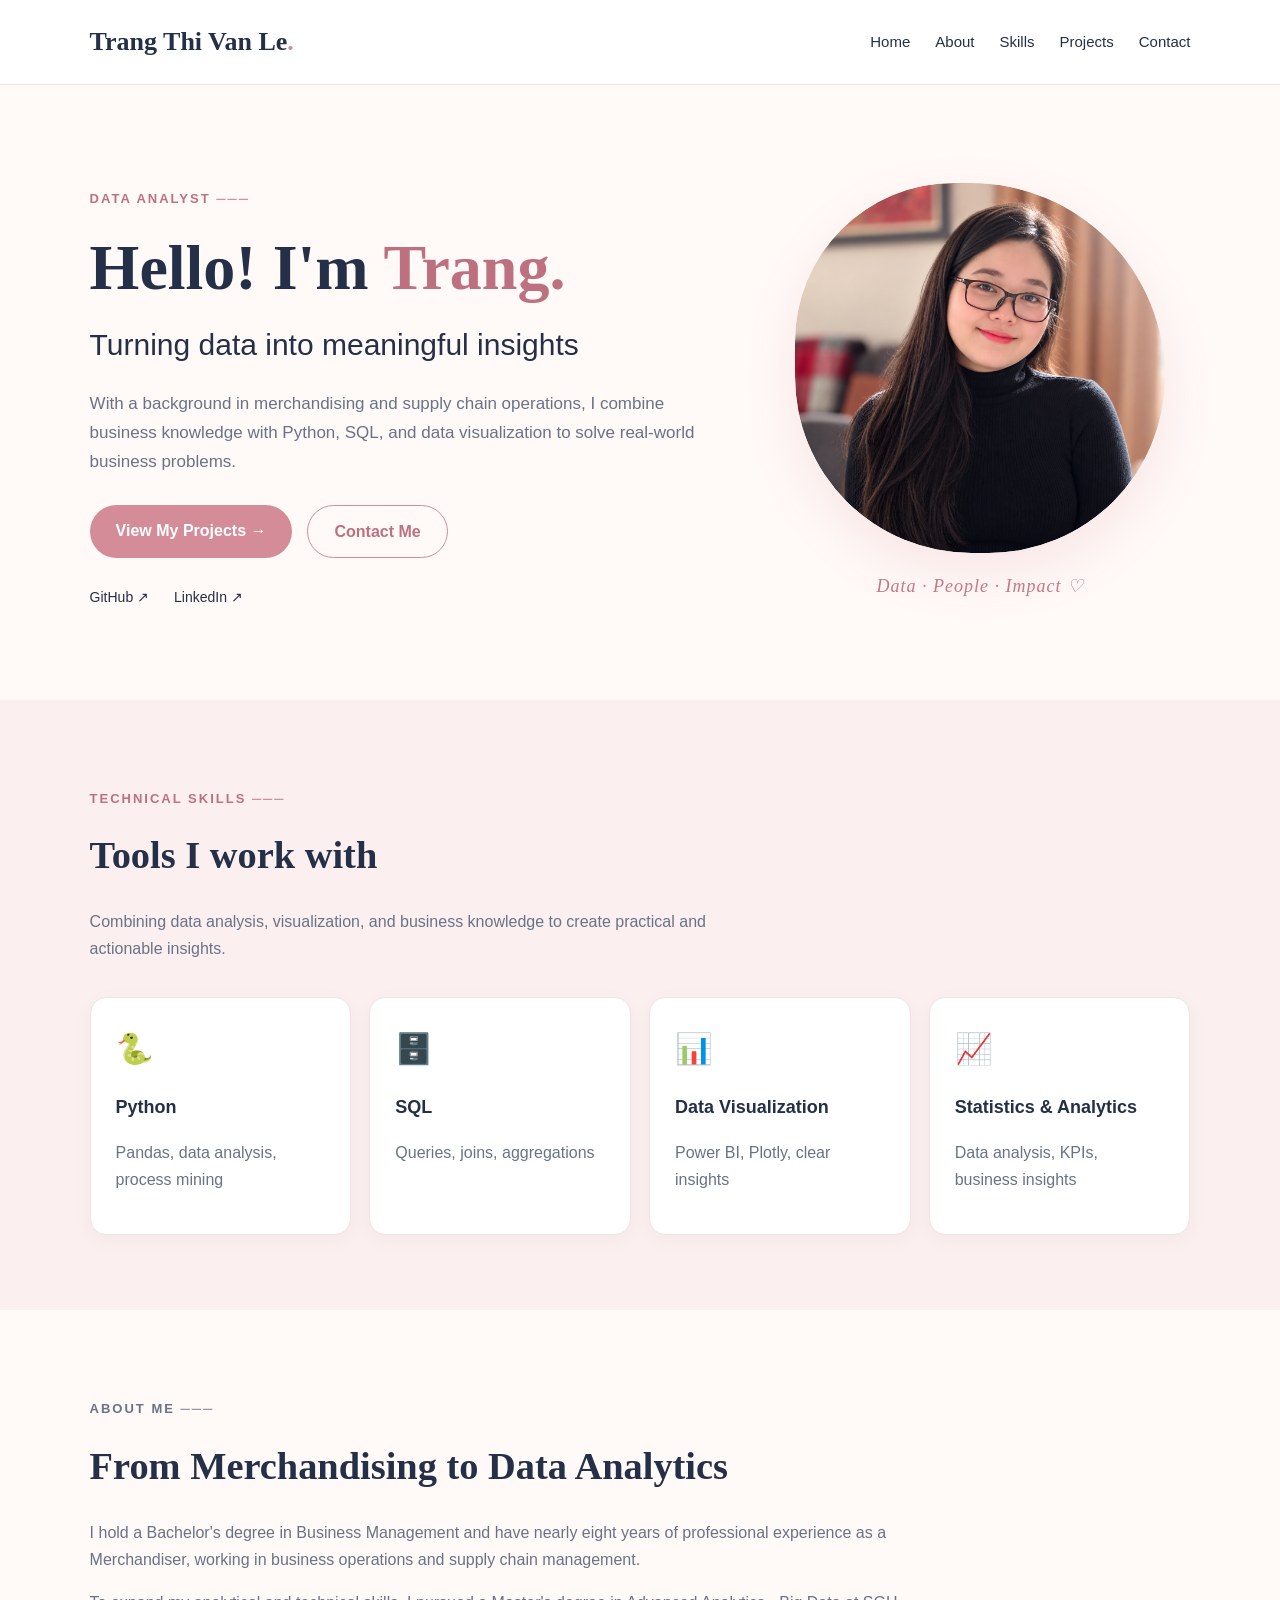
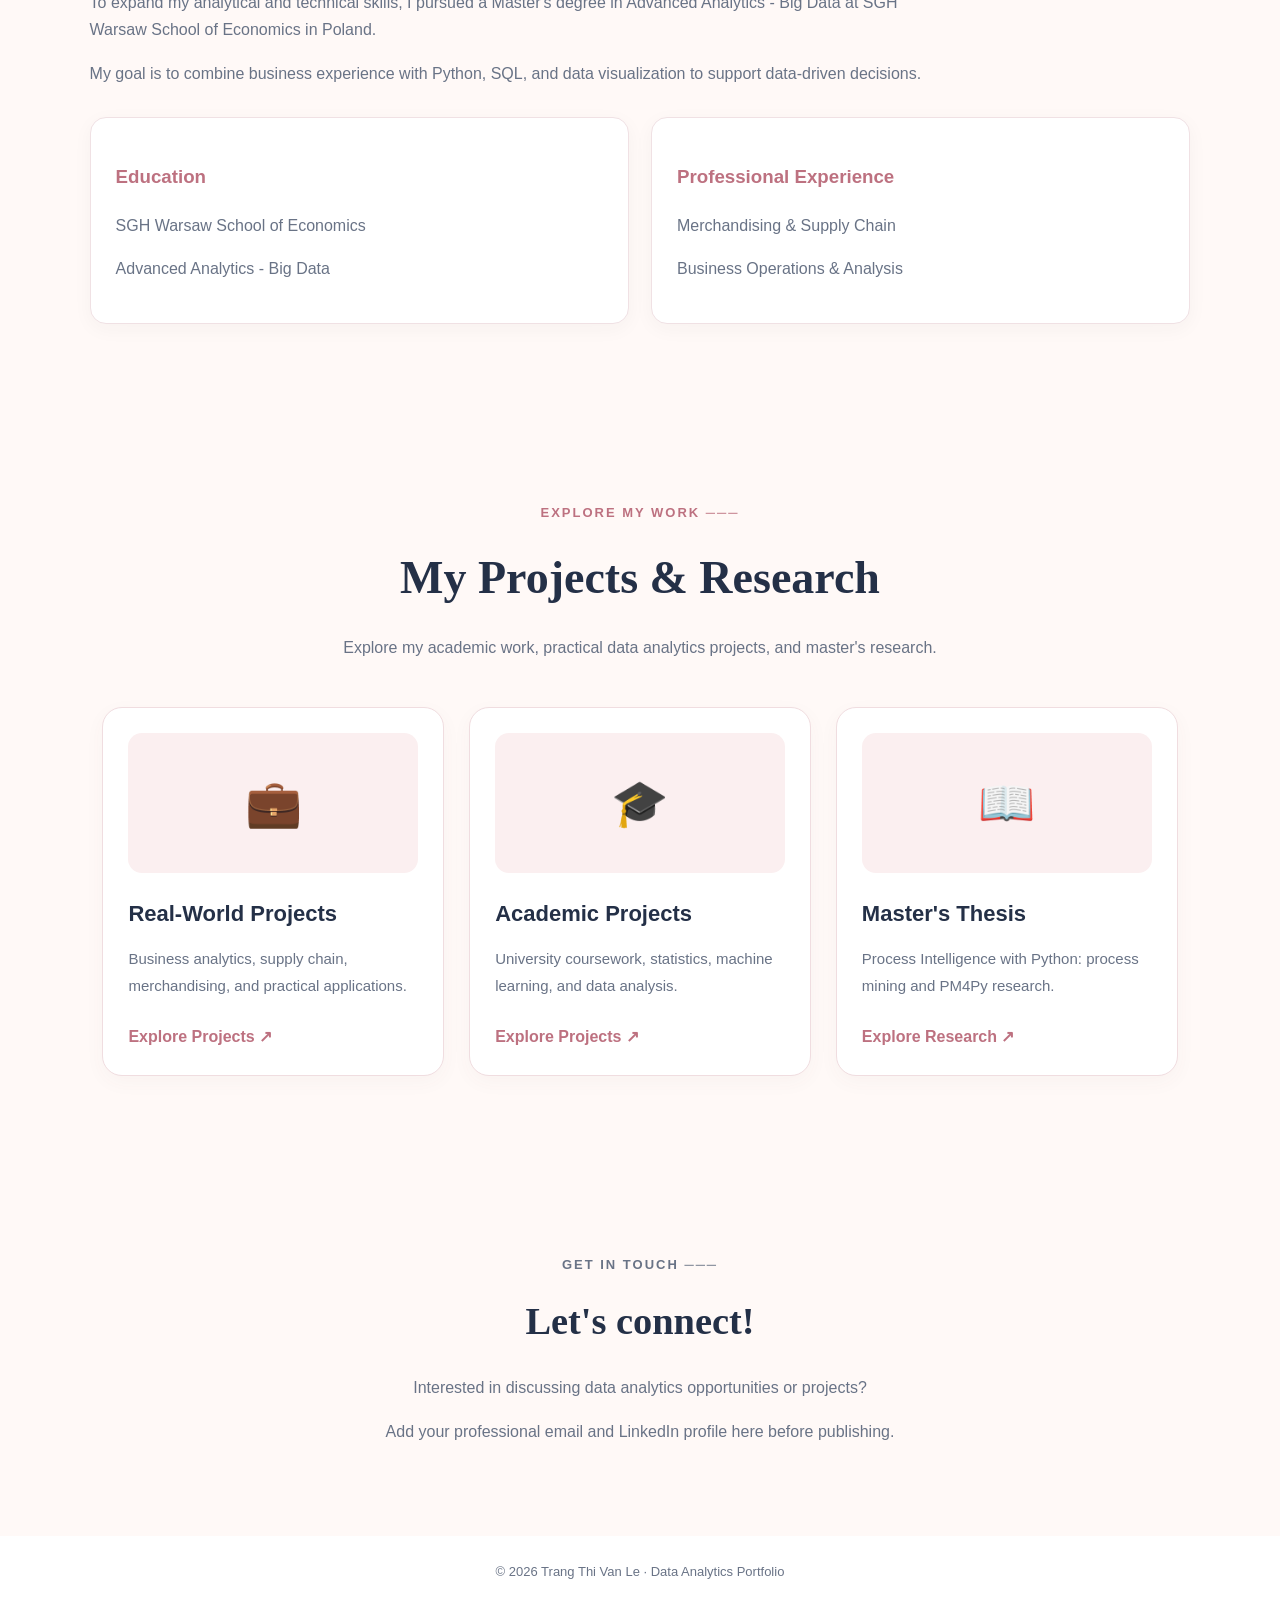
<file: index.html>
<!DOCTYPE html>
<html lang="en">
<head>
    <meta charset="UTF-8">
    <meta name="viewport"
          content="width=device-width, initial-scale=1.0">
    <title>Trang Thi Van Le | Data Analyst</title>
    <link rel="stylesheet" href="style.css">
</head>
<body>

    <!-- Navigation -->
    <header class="navbar">
        <a href="#home" class="logo">
            Trang Thi Van Le<span>.</span>
        </a>

        <nav>
            <a href="#home">Home</a>
            <a href="#about">About</a>
            <a href="#skills">Skills</a>
            <a href="#projects">Projects</a>
            <a href="#contact">Contact</a>
        </nav>
    </header>

    <main>
        <!-- Home -->
        <section class="hero" id="home">
            <div class="hero-content">
                <p class="eyebrow">DATA ANALYST ───</p>

                <h1>Hello! I'm <span>Trang.</span></h1>

                <h2>Turning data into meaningful insights</h2>

                <p class="intro">
                    With a background in merchandising
                    and supply chain operations, I combine
                    business knowledge with Python, SQL,
                    and data visualization to solve
                    real-world business problems.
                </p>

                <div class="hero-buttons">
                    <a href="#projects" class="button primary">
                        View My Projects →
                    </a>

                    <!-- Add CV file later -->
                    <a href="#contact" class="button outline">
                        Contact Me
                    </a>
                </div>

                <div class="social-links">
                    <a href="https://github.com/trangle0000"
                       target="_blank" rel="noopener noreferrer">
                        GitHub ↗
                    </a>
                    <!-- Replace with your LinkedIn URL -->
                    <a href="#contact">LinkedIn ↗</a>
                </div>
            </div>

            <!-- Profile photo placeholder -->
            <div class="hero-photo">
              <div class="photo-placeholder">
                <img
                    src="profile.png"
                    alt="Portrait of Trang"
                    class="profile-image"
                >
            </div>

            <p class="photo-note">
                Data · People · Impact ♡
            </p>
        </div>
        </section>

        <!-- Skills -->
        <section class="skills section" id="skills">
            <p class="eyebrow">TECHNICAL SKILLS ───</p>
            <h2>Tools I work with</h2>
            <p class="section-intro">
                Combining data analysis, visualization,
                and business knowledge to create
                practical and actionable insights.
            </p>

            <div class="skills-container">
                <div class="skill-card">
                    <div class="skill-icon">🐍</div>
                    <h3>Python</h3>
                    <p>Pandas, data analysis, process mining</p>
                </div>

                <div class="skill-card">
                    <div class="skill-icon">🗄️</div>
                    <h3>SQL</h3>
                    <p>Queries, joins, aggregations</p>
                </div>

                <div class="skill-card">
                    <div class="skill-icon">📊</div>
                    <h3>Data Visualization</h3>
                    <p>Power BI, Plotly, clear insights</p>
                </div>

                <div class="skill-card">
                    <div class="skill-icon">📈</div>
                    <h3>Statistics & Analytics</h3>
                    <p>Data analysis, KPIs, business insights</p>
                </div>
            </div>
        </section>

        <!-- About Me -->
        <section class="about section" id="about">
            <p class="eyebrow">ABOUT ME ───</p>
            <h2>From Merchandising to Data Analytics</h2>

            <p>
                I hold a Bachelor's degree in Business Management and have nearly eight years of professional experience as a Merchandiser, working in business operations and supply chain management.
            </p>

            <p>
                To expand my analytical and technical skills, I pursued a Master's degree in Advanced Analytics - Big Data at SGH Warsaw School of Economics in Poland.
            </p>

            <p>
                My goal is to combine business experience with Python, SQL, and data visualization to support data-driven decisions.
            </p>

            <div class="about-container">
                <div class="about-card">
                    <h3>Education</h3>
                    <p>SGH Warsaw School of Economics</p>
                    <p>Advanced Analytics - Big Data</p>
                </div>

                <div class="about-card">
                    <h3>Professional Experience</h3>
                    <p>Merchandising & Supply Chain</p>
                    <p>Business Operations & Analysis</p>
                </div>
            </div>
        </section>

        
<!-- PROJECT CATEGORIES -->
<section class="portfolio-section" id="projects">

    <div class="portfolio-heading">
        <p class="portfolio-eyebrow">EXPLORE MY WORK ───</p>
        <h2>My Projects &amp; Research</h2>
        <p>
            Explore my academic work, practical data analytics
            projects, and master's research.
        </p>
    </div>

    <div class="portfolio-grid">

        <!-- Real-World Projects -->
        <a href="real-projects.html" class="portfolio-card">
            <div class="portfolio-icon">💼</div>
            <h3>Real-World Projects</h3>
            <p>
                Business analytics, supply chain,
                merchandising, and practical applications.
            </p>
            <span>Explore Projects ↗</span>
        </a>

        <!-- Academic Projects -->
        <a href="academic-projects.html" class="portfolio-card">
            <div class="portfolio-icon">🎓</div>
            <h3>Academic Projects</h3>
            <p>
                University coursework, statistics,
                machine learning, and data analysis.
            </p>
            <span>Explore Projects ↗</span>
        </a>

        <!-- Master's Thesis -->
        <a href="master-thesis.html" class="portfolio-card">
            <div class="portfolio-icon">📖</div>
            <h3>Master's Thesis</h3>
            <p>
                Process Intelligence with Python:
                process mining and PM4Py research.
            </p>
            <span>Explore Research ↗</span>
        </a>

    </div>

</section>

        <!-- Contact -->
        <section class="contact section" id="contact">
            <p class="eyebrow">GET IN TOUCH ───</p>
            <h2>Let's connect!</h2>
            <p>
                Interested in discussing data analytics
                opportunities or projects?
            </p>
            <p>
                Add your professional email and LinkedIn
                profile here before publishing.
            </p>
        </section>
    </main>

    <footer>
        © 2026 Trang Thi Van Le · Data Analytics Portfolio
    </footer>

</body>
</html>
</file>
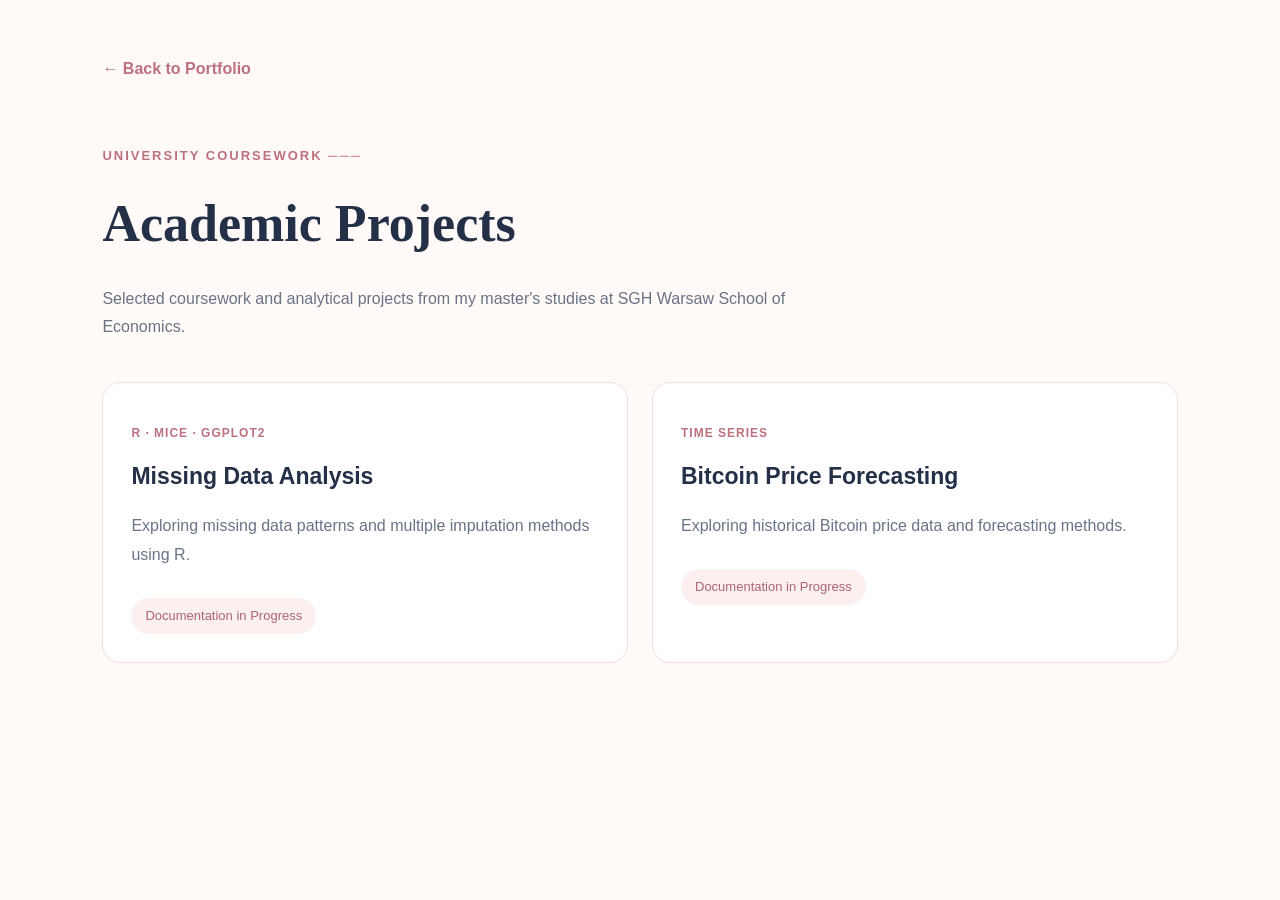
<file: academic-projects.html>
<!DOCTYPE html>
<html lang="en">
<head>
    <meta charset="UTF-8">
    <meta name="viewport"
          content="width=device-width, initial-scale=1.0">
    <title>Academic Projects | Trang Le</title>
    <link rel="stylesheet" href="style.css">
</head>

<body>
    <main class="project-page">
        <div class="project-page-inner">

            <a class="back-home" href="index.html#projects">
                ← Back to Portfolio
            </a>

            <header class="project-page-header">
                <p class="portfolio-eyebrow">
                    UNIVERSITY COURSEWORK ───
                </p>

                <h1>Academic Projects</h1>

                <p>
                    Selected coursework and analytical
                    projects from my master's studies
                    at SGH Warsaw School of Economics.
                </p>
            </header>

            <div class="project-list">

                <article class="project-entry">
                    <p class="project-label">R · MICE · GGPLOT2</p>
                    <h2>Missing Data Analysis</h2>
                    <p>
                        Exploring missing data patterns
                        and multiple imputation methods
                        using R.
                    </p>
                    <span class="project-status">
                        Documentation in Progress
                    </span>
                </article>

                <article class="project-entry">
                    <p class="project-label">TIME SERIES</p>
                    <h2>Bitcoin Price Forecasting</h2>
                    <p>
                        Exploring historical Bitcoin
                        price data and forecasting methods.
                    </p>
                    <span class="project-status">
                        Documentation in Progress
                    </span>
                </article>

            </div>
        </div>
    </main>
</body>
</html>
</file>
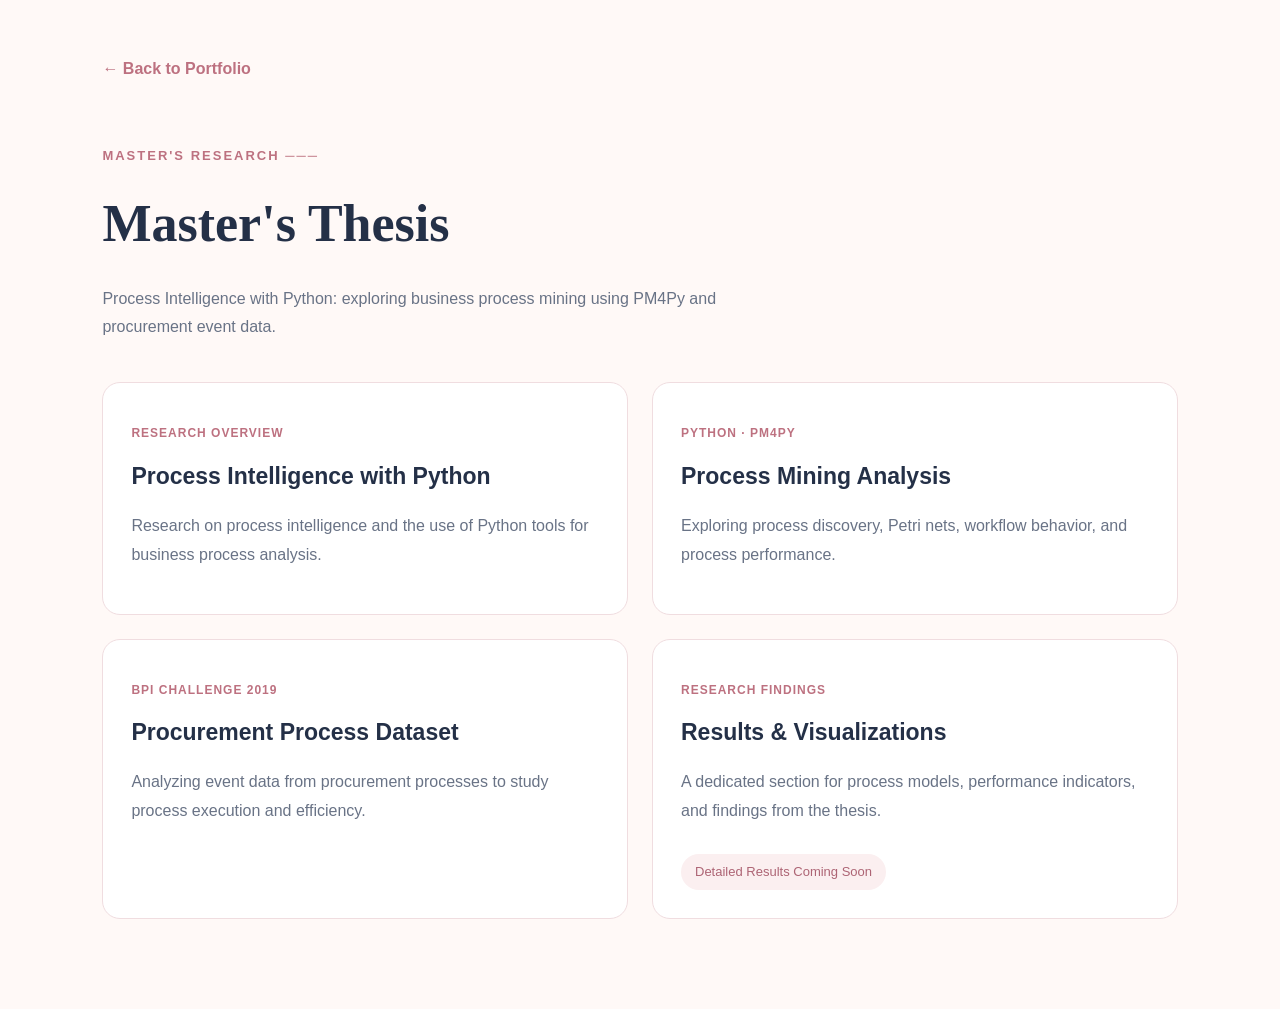
<file: master-thesis.html>
<!DOCTYPE html>
<html lang="en">
<head>
    <meta charset="UTF-8">
    <meta name="viewport"
          content="width=device-width, initial-scale=1.0">
    <title>Master's Thesis | Trang Le</title>
    <link rel="stylesheet" href="style.css">
</head>

<body>
    <main class="project-page">
        <div class="project-page-inner">

            <a class="back-home" href="index.html#projects">
                ← Back to Portfolio
            </a>

            <header class="project-page-header">
                <p class="portfolio-eyebrow">
                    MASTER'S RESEARCH ───
                </p>

                <h1>Master's Thesis</h1>

                <p>
                    Process Intelligence with Python:
                    exploring business process mining
                    using PM4Py and procurement event data.
                </p>
            </header>

            <div class="project-list">

                <article class="project-entry">
                    <p class="project-label">
                        RESEARCH OVERVIEW
                    </p>
                    <h2>Process Intelligence with Python</h2>
                    <p>
                        Research on process intelligence
                        and the use of Python tools
                        for business process analysis.
                    </p>
                </article>

                <article class="project-entry">
                    <p class="project-label">
                        PYTHON · PM4PY
                    </p>
                    <h2>Process Mining Analysis</h2>
                    <p>
                        Exploring process discovery,
                        Petri nets, workflow behavior,
                        and process performance.
                    </p>
                </article>

                <article class="project-entry">
                    <p class="project-label">
                        BPI CHALLENGE 2019
                    </p>
                    <h2>Procurement Process Dataset</h2>
                    <p>
                        Analyzing event data from
                        procurement processes to study
                        process execution and efficiency.
                    </p>
                </article>

                <article class="project-entry">
                    <p class="project-label">
                        RESEARCH FINDINGS
                    </p>
                    <h2>Results & Visualizations</h2>
                    <p>
                        A dedicated section for process
                        models, performance indicators,
                        and findings from the thesis.
                    </p>
                    <span class="project-status">
                        Detailed Results Coming Soon
                    </span>
                </article>

            </div>
        </div>
    </main>
</body>
</html>
</file>
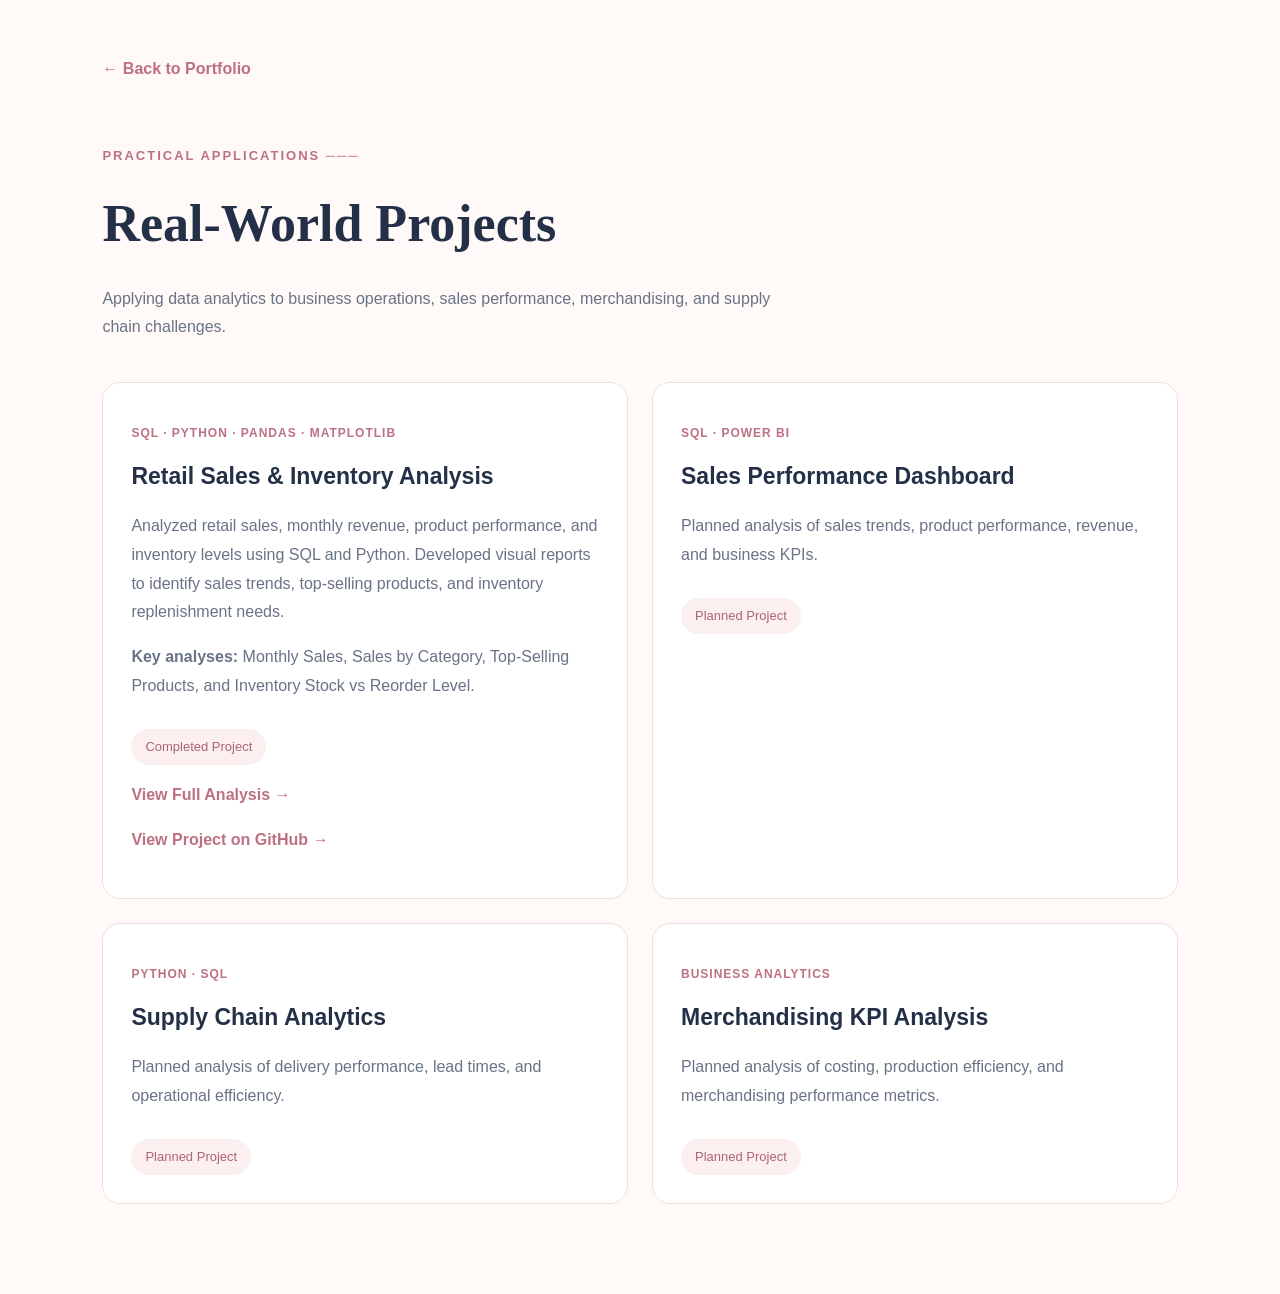
<file: real-projects.html>
<!DOCTYPE html>
<html lang="en">
<head>
    <meta charset="UTF-8">
    <meta name="viewport"
          content="width=device-width, initial-scale=1.0">
    <title>Real-World Projects | Trang Le</title>
    <link rel="stylesheet" href="style.css">
</head>

<body>
    <main class="project-page">
        <div class="project-page-inner">

            <a class="back-home" href="index.html#projects">
                ← Back to Portfolio
            </a>

            <header class="project-page-header">
                <p class="portfolio-eyebrow">
                    PRACTICAL APPLICATIONS ───
                </p>

                <h1>Real-World Projects</h1>

                <p>
                    Applying data analytics to business
                    operations, sales performance,
                    merchandising, and supply chain challenges.
                </p>
            </header>

            <div class="project-list">

                <!-- COMPLETED PROJECT -->
                <article class="project-entry">

                    <p class="project-label">
                        SQL · PYTHON · PANDAS · MATPLOTLIB
                    </p>

                    <h2>Retail Sales &amp; Inventory Analysis</h2>

                    <p>
                        Analyzed retail sales, monthly revenue,
                        product performance, and inventory levels
                        using SQL and Python. Developed visual
                        reports to identify sales trends,
                        top-selling products, and inventory
                        replenishment needs.
                    </p>

                    <p>
                        <strong>Key analyses:</strong>
                        Monthly Sales, Sales by Category,
                        Top-Selling Products, and
                        Inventory Stock vs Reorder Level.
                    </p>

                    <span class="project-status">
                        Completed Project
                    </span>

                    <!-- LINK TO FULL ANALYSIS -->
                    <p>
                        <a href="retail-sales-inventory.html">
                            View Full Analysis →
                        </a>
                    </p>

                    <!-- LINK TO GITHUB -->
                    <p>
                        <a
                            href="https://github.com/trangle0000/retail-sales-inventory"
                            target="_blank"
                            rel="noopener noreferrer">
                            View Project on GitHub →
                        </a>
                    </p>

                </article>

                <!-- PLANNED PROJECT -->
                <article class="project-entry">

                    <p class="project-label">SQL · POWER BI</p>

                    <h2>Sales Performance Dashboard</h2>

                    <p>
                        Planned analysis of sales trends,
                        product performance, revenue,
                        and business KPIs.
                    </p>

                    <span class="project-status">
                        Planned Project
                    </span>

                </article>

                <!-- PLANNED PROJECT -->
                <article class="project-entry">

                    <p class="project-label">PYTHON · SQL</p>

                    <h2>Supply Chain Analytics</h2>

                    <p>
                        Planned analysis of delivery performance,
                        lead times, and operational efficiency.
                    </p>

                    <span class="project-status">
                        Planned Project
                    </span>

                </article>

                <!-- PLANNED PROJECT -->
                <article class="project-entry">

                    <p class="project-label">BUSINESS ANALYTICS</p>

                    <h2>Merchandising KPI Analysis</h2>

                    <p>
                        Planned analysis of costing,
                        production efficiency, and
                        merchandising performance metrics.
                    </p>

                    <span class="project-status">
                        Planned Project
                    </span>

                </article>

            </div>
        </div>
    </main>
</body>
</html>
</file>
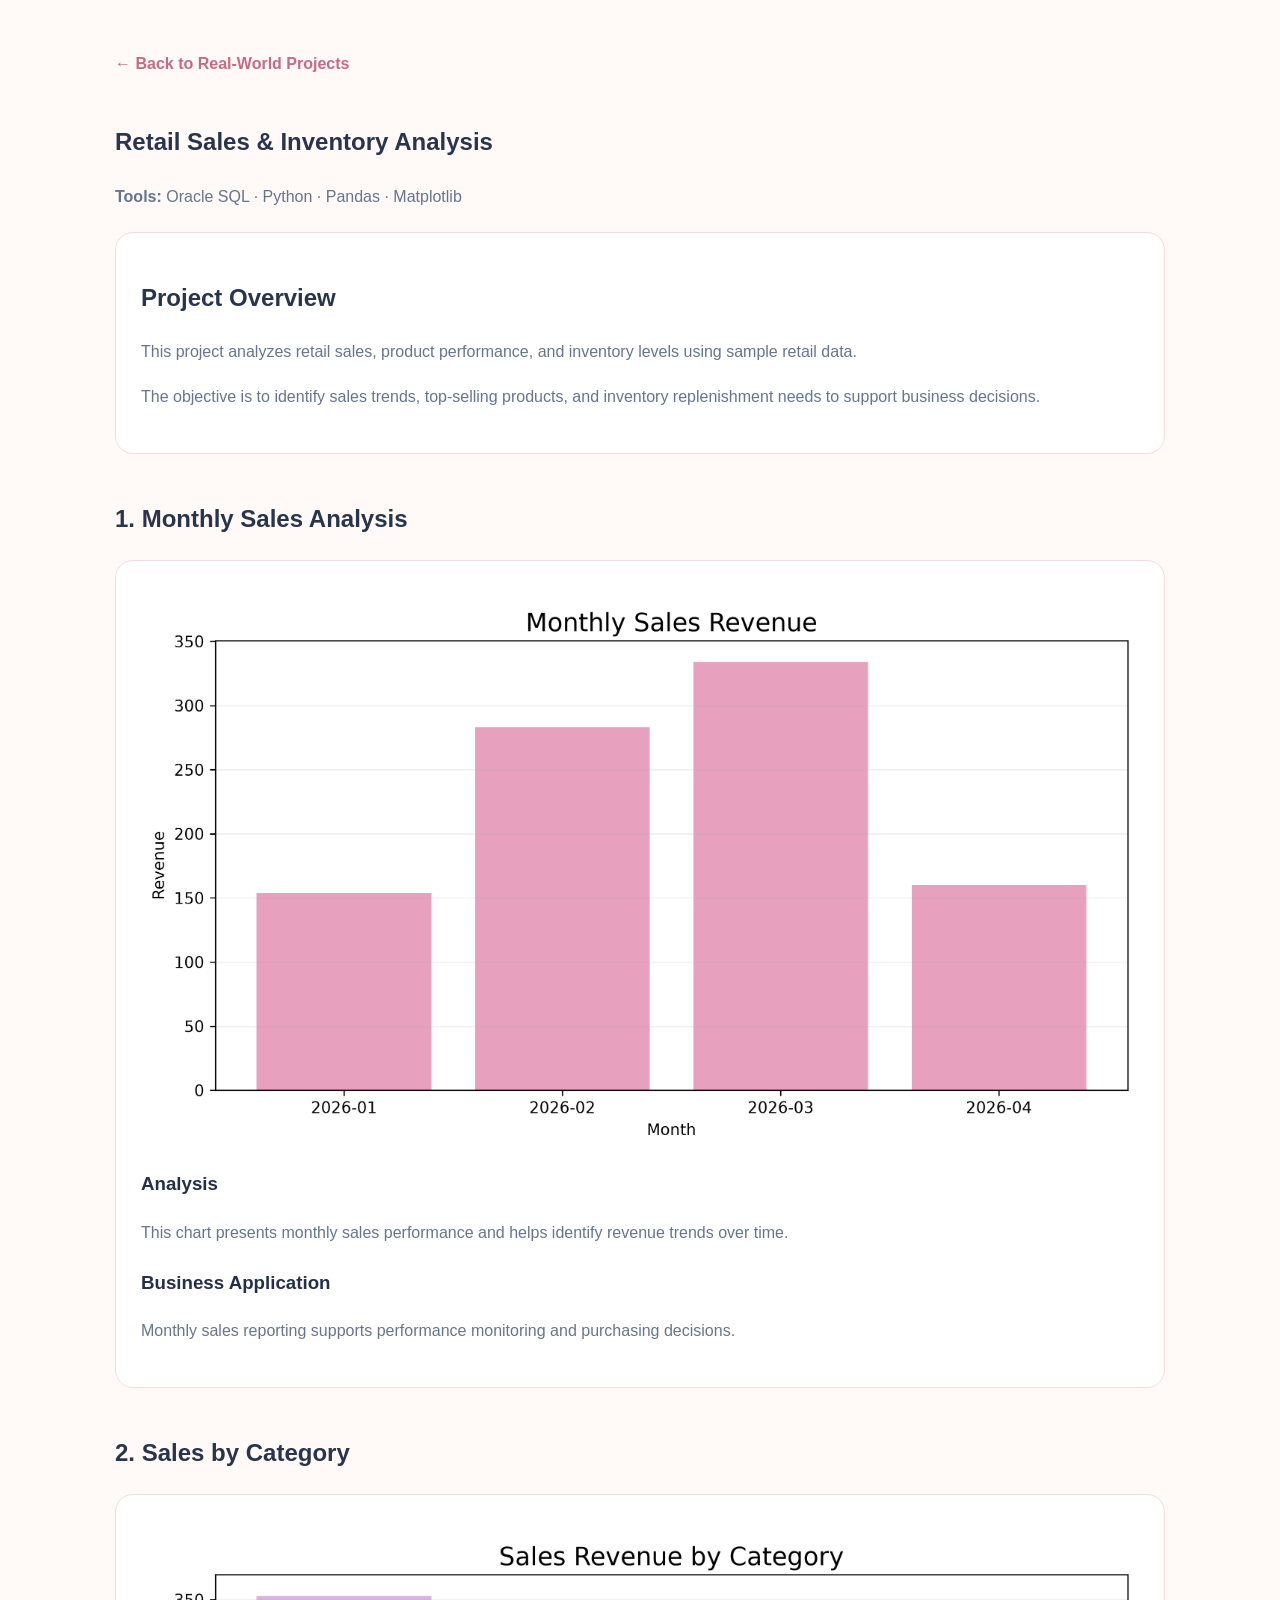
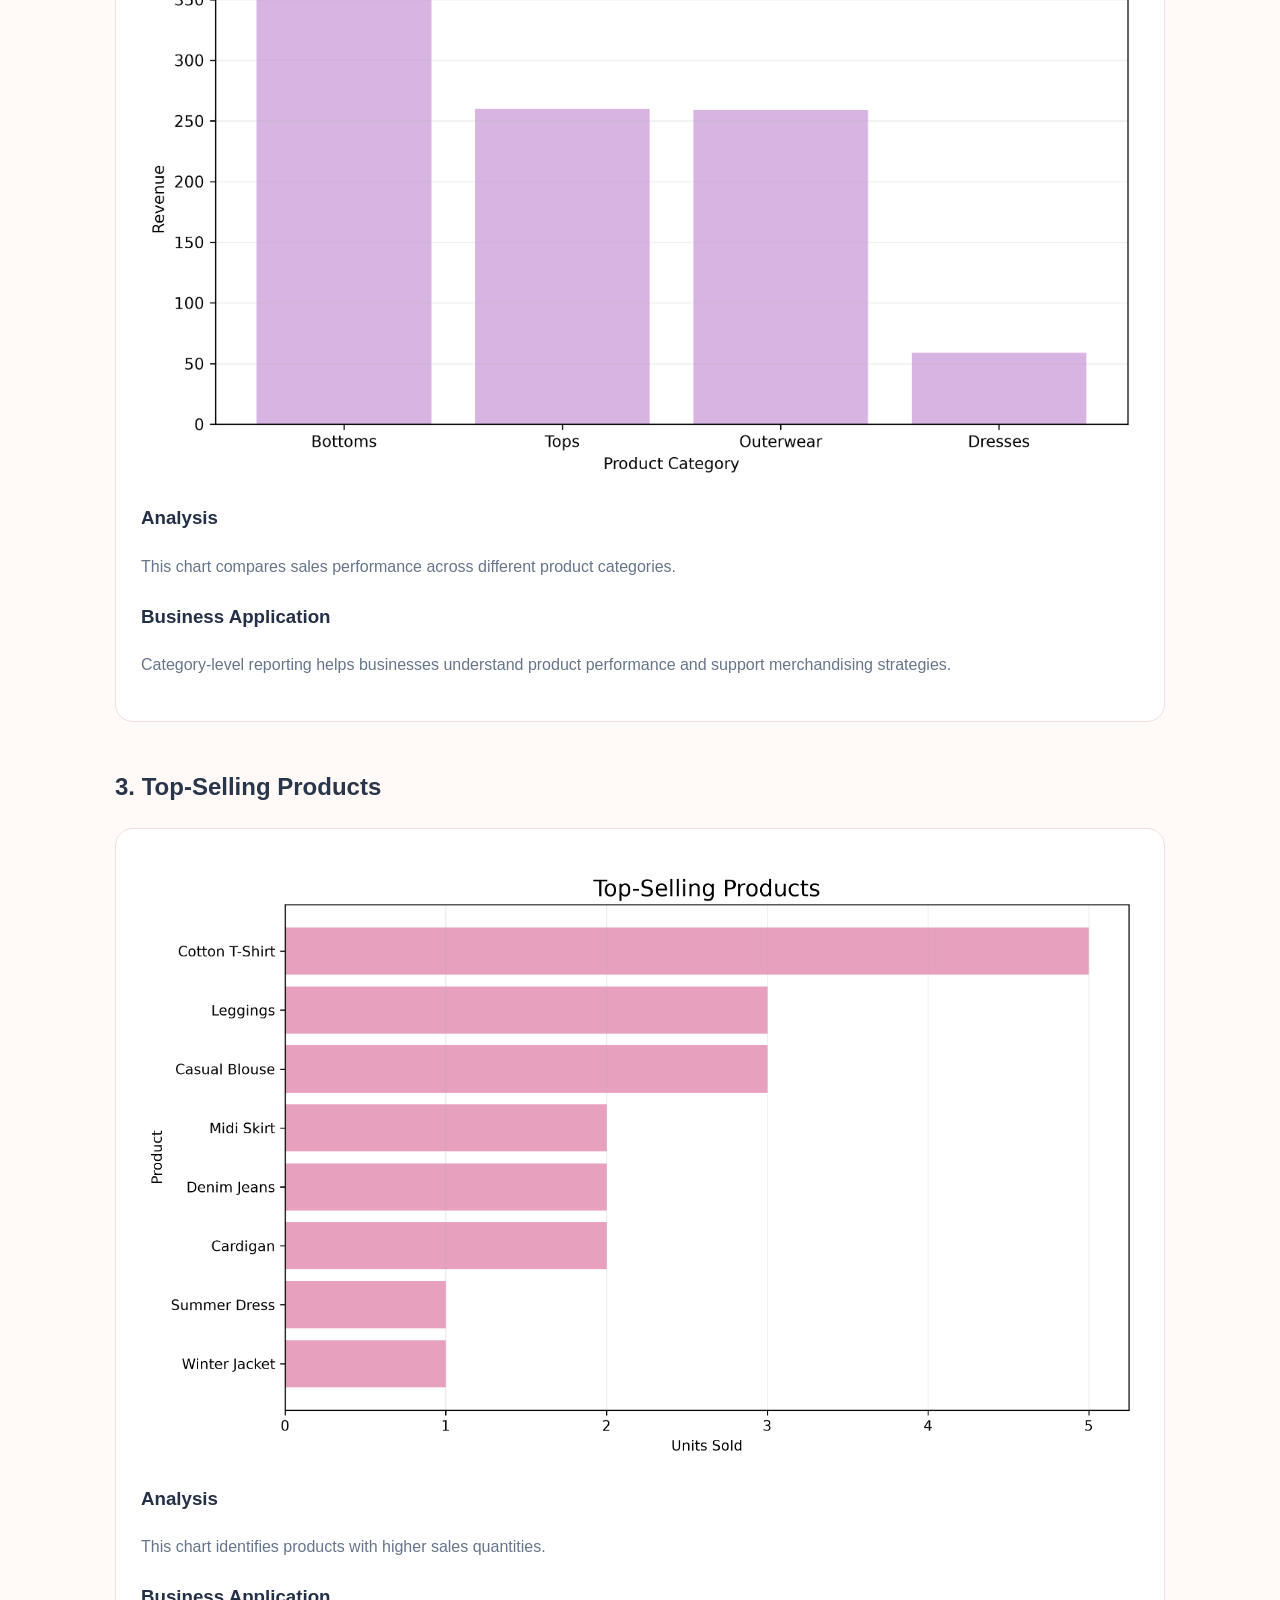
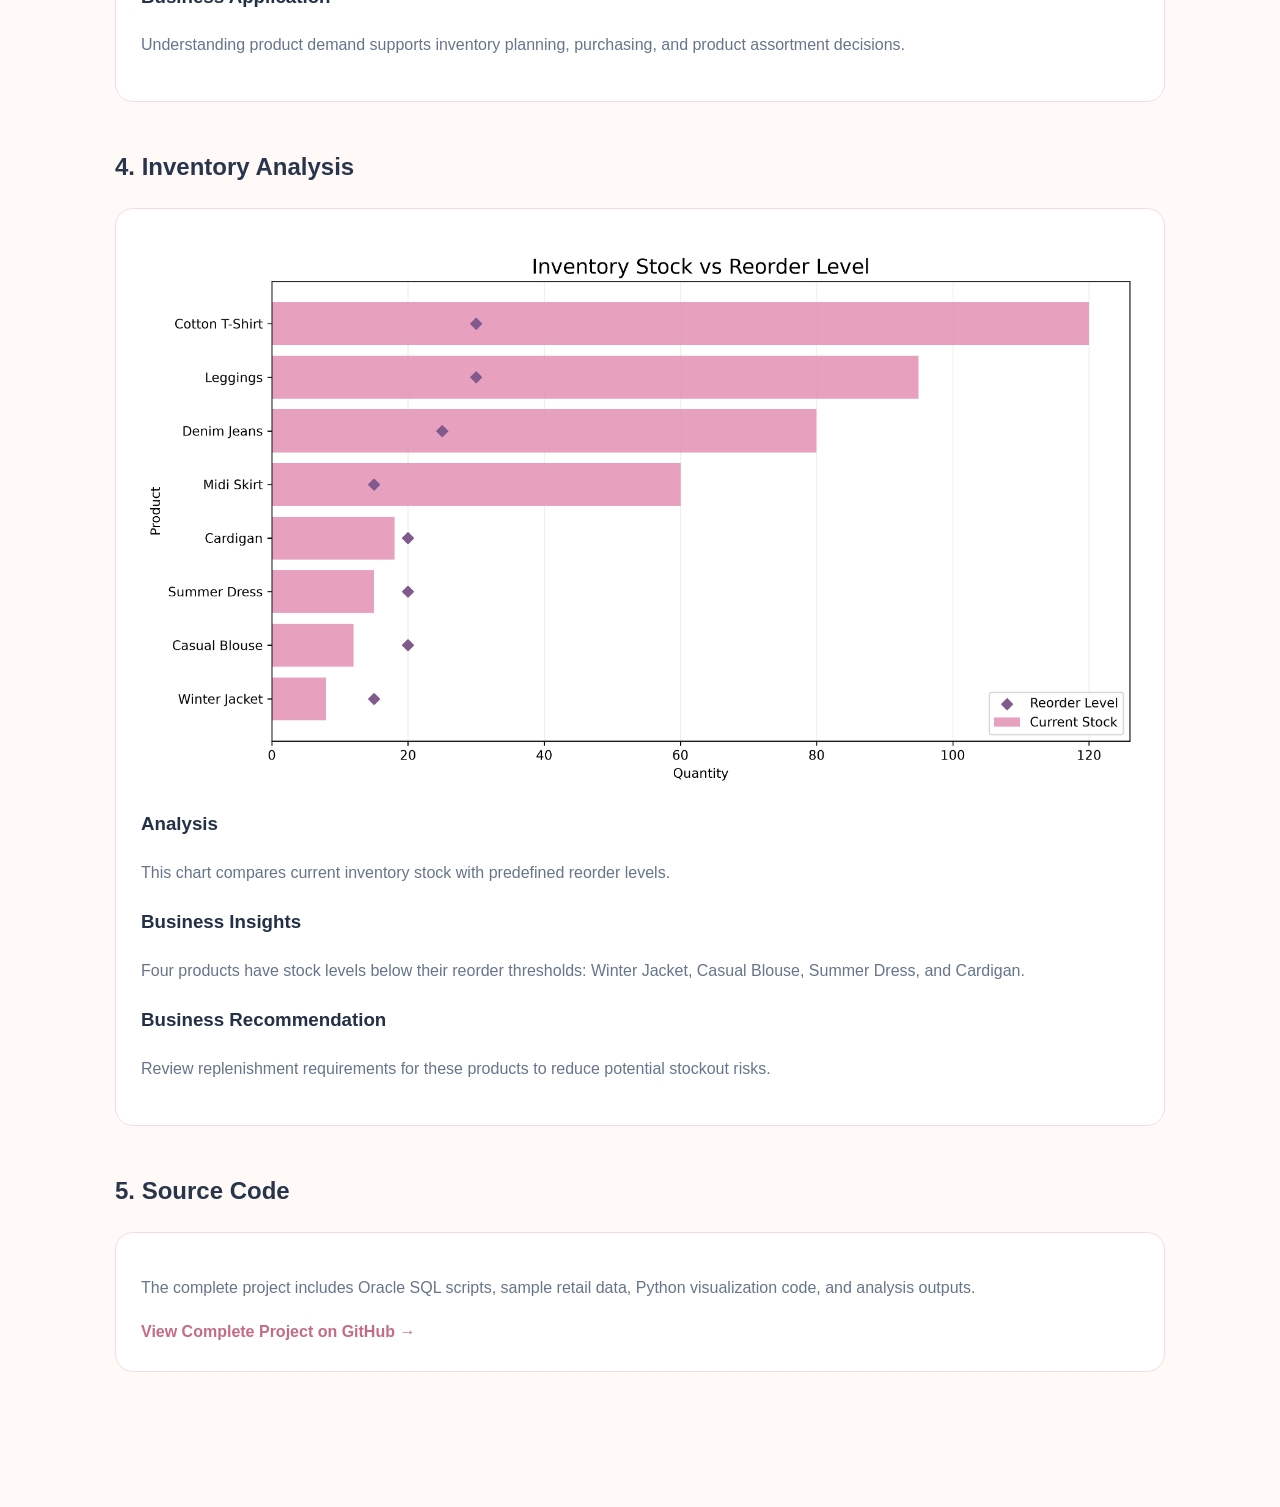
<file: retail-sales-inventory.html>
<!DOCTYPE html>
<html lang="en">

<head>
    <meta charset="UTF-8">
    <meta name="viewport"
          content="width=device-width, initial-scale=1.0">

    <title>Retail Sales & Inventory Analysis | Trang Le</title>

    <link rel="stylesheet" href="style.css">

    <style>
        .report-container {
            max-width: 1100px;
            margin: auto;
            padding: 50px 25px 90px;
        }

        .report-section {
            margin: 45px 0;
        }

        .report-card {
            background: white;
            padding: 25px;
            border: 1px solid #f3dce2;
            border-radius: 18px;
            margin-top: 20px;
        }

        .report-card img {
            display: block;
            width: 100%;
            height: auto;
            margin: 15px 0;
            border-radius: 10px;
        }

        .report-container h1,
        .report-container h2 {
            color: #28354b;
        }

        .report-container p {
            line-height: 1.8;
            color: #66758b;
        }

        .report-link {
            color: #c46c85;
            font-weight: bold;
            text-decoration: none;
        }

        .report-link:hover {
            text-decoration: underline;
        }
    </style>
</head>

<body>

<main class="report-container">

    <!-- BACK TO PORTFOLIO -->

    <a class="report-link" href="real-projects.html">
        ← Back to Real-World Projects
    </a>


    <!-- PROJECT OVERVIEW -->

    <section class="report-section">

        <h1>Retail Sales & Inventory Analysis</h1>

        <p><strong>Tools:</strong>
            Oracle SQL · Python · Pandas · Matplotlib
        </p>

        <div class="report-card">

            <h2>Project Overview</h2>

            <p>
                This project analyzes retail sales,
                product performance, and inventory
                levels using sample retail data.
            </p>

            <p>
                The objective is to identify sales
                trends, top-selling products, and
                inventory replenishment needs to
                support business decisions.
            </p>

        </div>

    </section>


    <!-- MONTHLY SALES -->

    <section class="report-section">

        <h2>1. Monthly Sales Analysis</h2>

        <div class="report-card">

            <img
                src="retail-sales-inventory/charts/monthly_sales.png"
                alt="Monthly Sales Analysis">

            <h3>Analysis</h3>

            <p>
                This chart presents monthly sales
                performance and helps identify
                revenue trends over time.
            </p>

            <h3>Business Application</h3>

            <p>
                Monthly sales reporting supports
                performance monitoring and
                purchasing decisions.
            </p>

        </div>

    </section>


    <!-- SALES BY CATEGORY -->

    <section class="report-section">

        <h2>2. Sales by Category</h2>

        <div class="report-card">

            <img
                src="retail-sales-inventory/charts/sales_by_category.png"
                alt="Sales by Category">

            <h3>Analysis</h3>

            <p>
                This chart compares sales performance
                across different product categories.
            </p>

            <h3>Business Application</h3>

            <p>
                Category-level reporting helps
                businesses understand product
                performance and support
                merchandising strategies.
            </p>

        </div>

    </section>


    <!-- TOP-SELLING PRODUCTS -->

    <section class="report-section">

        <h2>3. Top-Selling Products</h2>

        <div class="report-card">

            <img
                src="retail-sales-inventory/charts/top_selling_products.png"
                alt="Top-Selling Products">

            <h3>Analysis</h3>

            <p>
                This chart identifies products
                with higher sales quantities.
            </p>

            <h3>Business Application</h3>

            <p>
                Understanding product demand
                supports inventory planning,
                purchasing, and product
                assortment decisions.
            </p>

        </div>

    </section>


    <!-- INVENTORY ANALYSIS -->

    <section class="report-section">

        <h2>4. Inventory Analysis</h2>

        <div class="report-card">

            <img
                src="retail-sales-inventory/charts/inventory_analysis.png"
                alt="Inventory Stock vs Reorder Level">

            <h3>Analysis</h3>

            <p>
                This chart compares current
                inventory stock with predefined
                reorder levels.
            </p>

            <h3>Business Insights</h3>

            <p>
                Four products have stock levels
                below their reorder thresholds:
                Winter Jacket, Casual Blouse,
                Summer Dress, and Cardigan.
            </p>

            <h3>Business Recommendation</h3>

            <p>
                Review replenishment requirements
                for these products to reduce
                potential stockout risks.
            </p>

        </div>

    </section>


    <!-- SOURCE CODE -->

    <section class="report-section">

        <h2>5. Source Code</h2>

        <div class="report-card">

            <p>
                The complete project includes
                Oracle SQL scripts, sample
                retail data, Python visualization
                code, and analysis outputs.
            </p>

            <a
                class="report-link"
                href="https://github.com/trangle0000/retail-sales-inventory"
                target="_blank"
                rel="noopener noreferrer">

                View Complete Project on GitHub →

            </a>

        </div>

    </section>

</main>

</body>
</html>
</file>
<file: style.css>
/* ===== GLOBAL ===== */
:root {
    --cream: #fff9f7;
    --blush: #fbeff0;
    --pink: #d48c98;
    --pink-dark: #bd7180;
    --navy: #243047;
    --muted: #697386;
    --white: #ffffff;
}

* {
    box-sizing: border-box;
}

html {
    scroll-behavior: smooth;
    scroll-padding-top: 100px;
}

body {
    margin: 0;
    font-family: Arial, sans-serif;
    background: var(--cream);
    color: var(--navy);
    line-height: 1.7;
}

a {
    text-decoration: none;
    color: inherit;
}

/* ===== NAVIGATION ===== */
.navbar {
    background: rgba(255,255,255,0.96);
    display: flex;
    align-items: center;
    justify-content: space-between;
    gap: 24px;
    padding: 20px 7%;
    border-bottom: 1px solid #f1e4e5;
    position: sticky;
    top: 0;
    z-index: 10;
}

.logo {
    font-family: Georgia, serif;
    font-size: 26px;
    font-weight: bold;
    white-space: nowrap;
}

.logo span {
    color: var(--pink);
}

nav {
    display: flex;
    gap: 25px;
    flex-wrap: wrap;
}

nav a {
    font-size: 15px;
}

nav a:hover {
    color: var(--pink-dark);
}

/* ===== HERO ===== */
.hero {
    max-width: 1450px;
    margin: auto;
    padding: 90px 7%;
    display: grid;
    grid-template-columns: 1.2fr 0.8fr;
    align-items: center;
    gap: 50px;
    min-height: 590px;
}

.eyebrow {
    color: var(--pink-dark);
    font-weight: bold;
    letter-spacing: 2px;
    font-size: 13px;
}

.hero h1 {
    font-family: Georgia, serif;
    font-size: clamp(40px, 5vw, 70px);
    line-height: 1.2;
    margin: 20px 0 12px;
}

.hero h1 span {
    color: var(--pink-dark);
}

.hero h2 {
    font-size: clamp(22px, 2.5vw, 30px);
    font-weight: 400;
    margin: 0 0 20px;
}

.intro {
    max-width: 680px;
    color: var(--muted);
    font-size: 17px;
}

.hero-buttons {
    display: flex;
    gap: 15px;
    flex-wrap: wrap;
    margin-top: 28px;
}

.button {
    display: inline-block;
    padding: 12px 26px;
    border-radius: 35px;
    font-weight: bold;
    transition: 0.2s;
}

.primary {
    background: var(--pink);
    color: white;
}

.primary:hover {
    background: var(--pink-dark);
}

.outline {
    border: 1px solid var(--pink);
    color: var(--pink-dark);
}

.outline:hover {
    background: var(--blush);
}

.social-links {
    display: flex;
    gap: 25px;
    margin-top: 28px;
    font-size: 14px;
    color: var(--navy);
}

/* ===== PHOTO PLACEHOLDER ===== */
.hero-photo {
    position: relative;
    display: flex;
    justify-content: center;
    align-items: center;
    min-height: 390px;
}

.photo-placeholder {
    width: min(100%, 370px);
    aspect-ratio: 1 / 1;
    background: linear-gradient(
        135deg, #f8dfe3, #f2cbd2
    );
    border-radius: 45% 55% 50% 50%;
    display: flex;
    flex-direction: column;
    justify-content: center;
    align-items: center;
    transform: rotate(-5deg);
    box-shadow: 0 20px 50px rgba(212,140,152,0.16);
}

.photo-placeholder span {
    font-size: 70px;
    color: white;
}

.photo-placeholder p {
    color: #9c6270;
    font-weight: bold;
}


/* Text below profile photo */
.photo-note {
    position: static;
    margin: 18px 0 0;
    text-align: center;
    color: #C77786;
    font-family: Georgia, serif;
    font-style: italic;
    font-size: 18px;
    letter-spacing: 1px;
}

/* Arrange photo and text vertically */
.hero-photo {
    display: flex;
    flex-direction: column;
    align-items: center;
    justify-content: center;
    gap: 0;
}


/* ===== GENERAL SECTIONS ===== */
.section {
    padding: 75px 7%;
}

.section h2 {
    font-family: Georgia, serif;
    font-size: clamp(30px, 3vw, 42px);
    margin: 10px 0 20px;
}

.section-intro {
    color: var(--muted);
    max-width: 650px;
}

/* ===== SKILLS ===== */
.skills {
    background: var(--blush);
}

.skills-container {
    display: grid;
    grid-template-columns: repeat(4, 1fr);
    gap: 18px;
    margin-top: 35px;
}

.skill-card,
.about-card,
.project-card {
    background: white;
    border: 1px solid #f0e1e4;
    border-radius: 16px;
    padding: 25px;
    box-shadow: 0 5px 20px rgba(40,40,60,0.04);
}

.skill-icon {
    font-size: 30px;
}

.skill-card h3 {
    margin-bottom: 5px;
    font-size: 18px;
}

.skill-card p,
.about p,
.project-card p,
.contact p {
    color: var(--muted);
}

/* ===== ABOUT ===== */
.about {
    background: var(--cream);
}

.about > p:not(.eyebrow) {
    max-width: 850px;
}

.about-container,
.projects-container {
    display: grid;
    grid-template-columns: repeat(2, 1fr);
    gap: 22px;
    margin-top: 30px;
}

.about-card h3 {
    color: var(--pink-dark);
}

/* ===== PROJECTS ===== */
.projects {
    background: var(--blush);
}

.project-tag {
    color: var(--pink-dark) !important;
    font-weight: bold;
    font-size: 12px;
    letter-spacing: 1px;
}

.project-card a {
    color: var(--pink-dark);
    font-weight: bold;
}

.coming-soon {
    color: var(--muted);
    font-style: italic;
}

/* ===== CONTACT ===== */
.contact {
    text-align: center;
}

.contact p {
    max-width: 650px;
    margin-left: auto;
    margin-right: auto;
}

footer {
    text-align: center;
    background: white;
    padding: 25px;
    color: var(--muted);
    font-size: 13px;
}

/* ===== RESPONSIVE ===== */
@media (max-width: 900px) {
    .hero {
        grid-template-columns: 1fr;
        padding-top: 60px;
    }

    .skills-container {
        grid-template-columns: repeat(2, 1fr);
    }
}

@media (max-width: 600px) {
    .navbar {
        flex-direction: column;
        align-items: flex-start;
        padding: 18px 5%;
    }

    nav {
        gap: 14px;
    }

    .hero {
        padding: 55px 5%;
        gap: 20px;
    }

    .hero-photo {
        min-height: 300px;
    }

    .photo-placeholder {
        max-width: 270px;
    }

    .section {
        padding: 55px 5%;
    }

    .skills-container,
    .about-container,
    .projects-container {
        grid-template-columns: 1fr;
    }
}

/* Profile photo */
.photo-placeholder {
    overflow: hidden;
    transform: none;
    border-radius: 45% 55% 50% 50%;
    background: #f8e8e8;
}

.profile-image {
    display: block;
    width: 100%;
    height: 100%;
    object-fit: cover;
    object-position: center;
    border-radius: inherit;
}

.photo-placeholder {
    overflow: hidden;
    border-radius: 45% 55% 50% 50%;
}

/* ===== PORTFOLIO CATEGORIES ===== */

.portfolio-section {
    padding: 90px 8%;
    background: #fff9f7;
}

.portfolio-heading {
    text-align: center;
    max-width: 720px;
    margin: 0 auto 45px;
}

.portfolio-eyebrow {
    color: #bd7180;
    font-size: 13px;
    font-weight: 700;
    letter-spacing: 2px;
}

.portfolio-heading h2 {
    color: #243047;
    font-family: Georgia, serif;
    font-size: clamp(32px, 4vw, 46px);
    margin: 15px 0;
}

.portfolio-heading > p:last-child {
    color: #697386;
    line-height: 1.8;
}

.portfolio-grid {
    display: grid;
    grid-template-columns: repeat(3, minmax(0, 1fr));
    gap: 25px;
    max-width: 1200px;
    margin: 0 auto;
}

.portfolio-card {
    display: flex;
    flex-direction: column;
    align-items: flex-start;
    padding: 25px;
    background: white;
    border: 1px solid #f0dde0;
    border-radius: 20px;
    text-decoration: none;
    color: #243047;
    box-shadow: 0 6px 20px rgba(100, 70, 80, 0.04);
    transition: transform 0.25s, box-shadow 0.25s;
}

.portfolio-card:hover {
    transform: translateY(-7px);
    box-shadow: 0 15px 35px rgba(189, 113, 128, 0.15);
}

.portfolio-icon {
    display: flex;
    justify-content: center;
    align-items: center;
    width: 100%;
    height: 140px;
    background: #fbeff0;
    border-radius: 14px;
    font-size: 46px;
    margin-bottom: 22px;
}

.portfolio-card h3 {
    font-size: 22px;
    margin: 0 0 12px;
}

.portfolio-card p {
    color: #697386;
    font-size: 15px;
    line-height: 1.8;
    margin: 0 0 24px;
}

.portfolio-card span {
    color: #bd7180;
    font-weight: 700;
    margin-top: auto;
}

/* ===== INDIVIDUAL PROJECT PAGES ===== */

.project-page {
    min-height: 100vh;
    padding: 55px 8% 90px;
    background: #fff9f7;
    color: #243047;
}

.project-page-inner {
    max-width: 1100px;
    margin: 0 auto;
}

.back-home {
    display: inline-block;
    margin-bottom: 50px;
    color: #bd7180;
    text-decoration: none;
    font-weight: 600;
}

.back-home:hover {
    text-decoration: underline;
}

.project-page-header {
    margin-bottom: 40px;
}

.project-page-header h1 {
    font-family: Georgia, serif;
    font-size: clamp(34px, 5vw, 52px);
    margin: 12px 0;
}

.project-page-header > p:last-child {
    color: #697386;
    line-height: 1.8;
    max-width: 700px;
}

.project-list {
    display: grid;
    grid-template-columns: repeat(2, minmax(0, 1fr));
    gap: 24px;
}

.project-entry {
    background: #ffffff;
    border: 1px solid #f0dde0;
    border-radius: 18px;
    padding: 28px;
}

.project-entry h2 {
    font-size: 23px;
    margin: 0 0 12px;
}

.project-entry p {
    color: #697386;
    line-height: 1.8;
}

.project-label {
    color: #bd7180 !important;
    font-size: 12px;
    font-weight: 700;
    letter-spacing: 1px;
}

.project-entry a {
    color: #bd7180;
    font-weight: 700;
}

.project-status {
    display: inline-block;
    margin-top: 12px;
    color: #ad6474;
    background: #fbeff0;
    border-radius: 20px;
    padding: 7px 14px;
    font-size: 13px;
}

/* ===== RESPONSIVE DESIGN ===== */

@media (max-width: 900px) {
    .portfolio-grid {
        grid-template-columns: repeat(2, minmax(0, 1fr));
    }
}

@media (max-width: 650px) {
    .portfolio-section,
    .project-page {
        padding-left: 6%;
        padding-right: 6%;
    }

    .portfolio-grid,
    .project-list {
        grid-template-columns: 1fr;
    }
}
</file>
